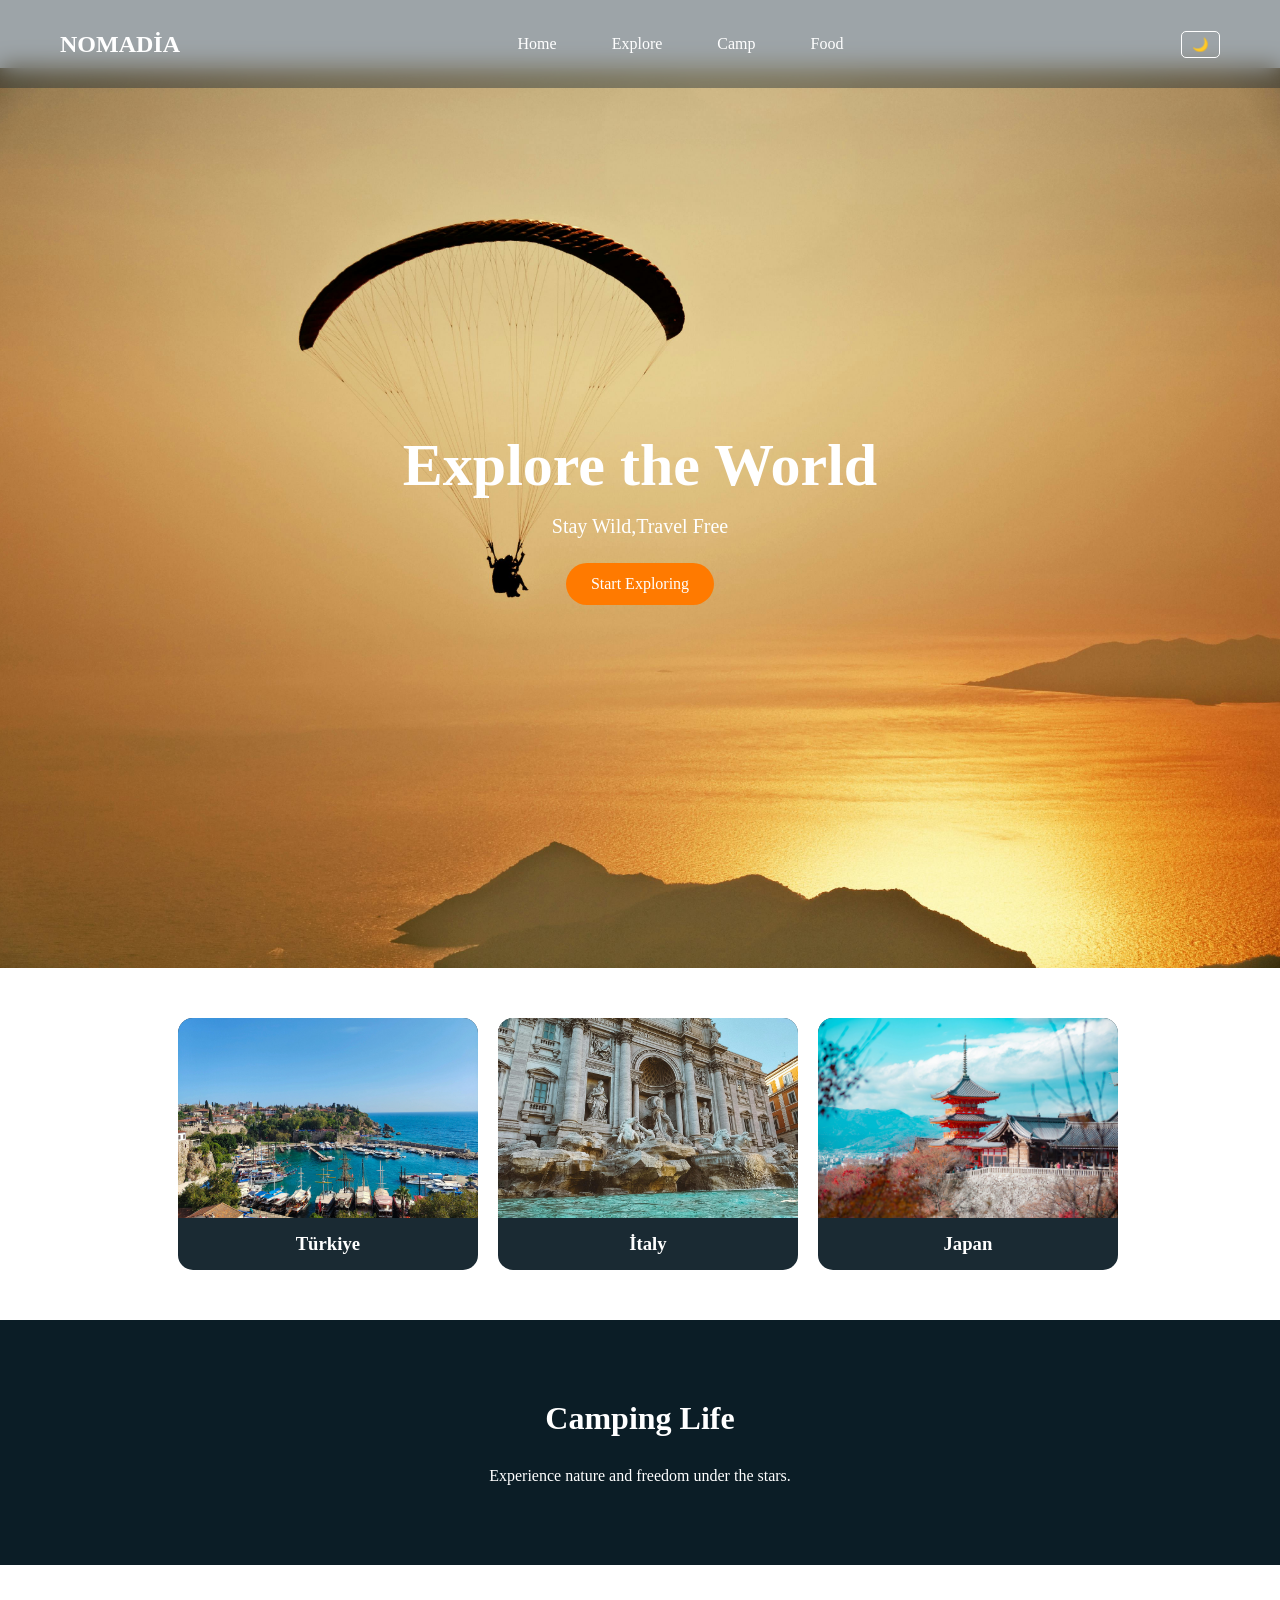
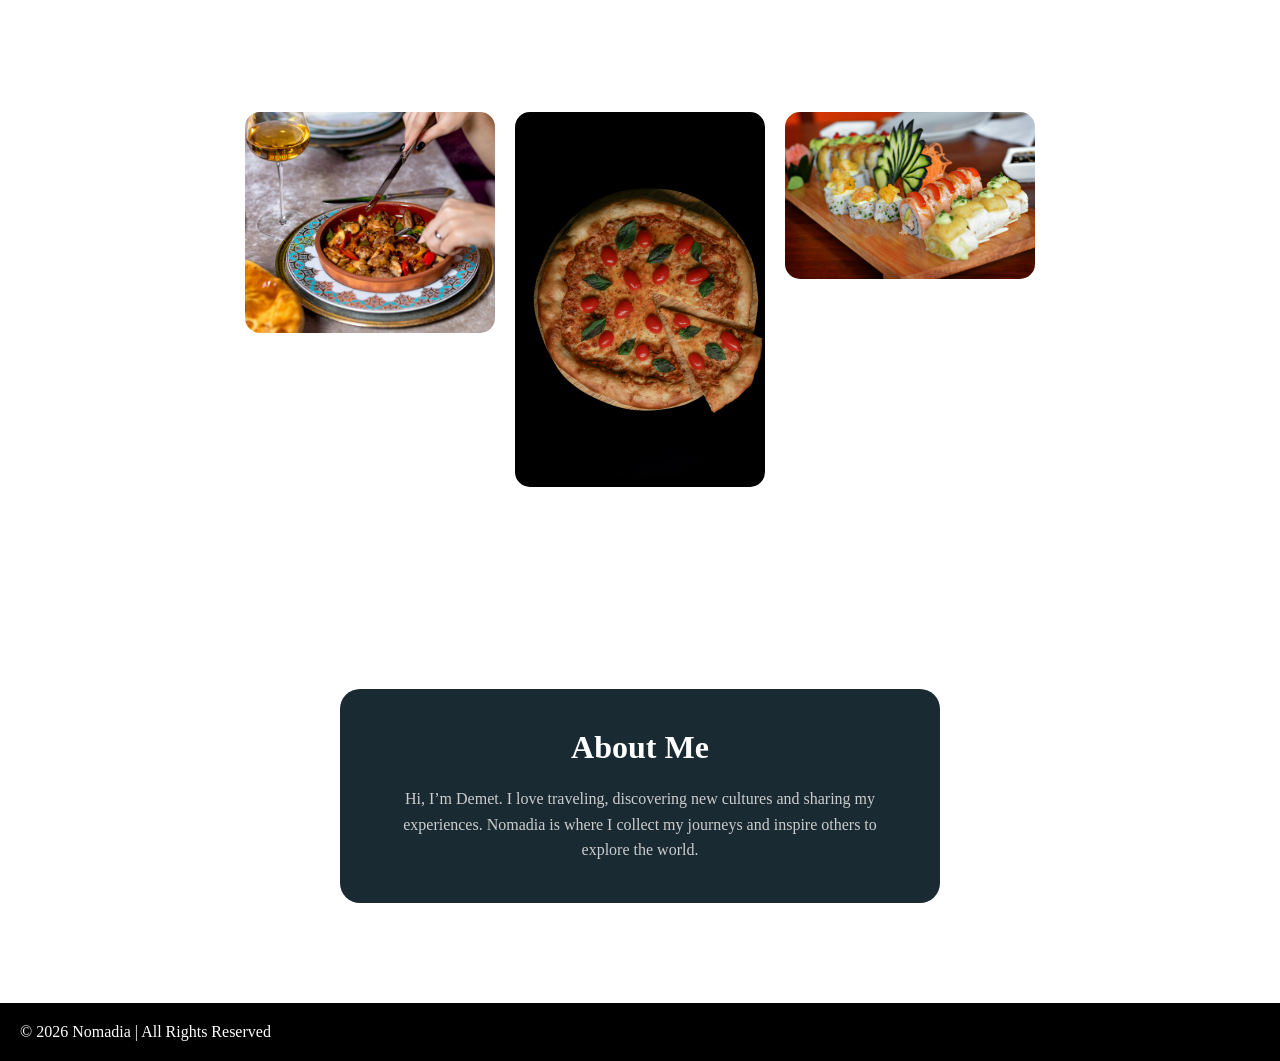
<file: index.html>
<!DOCTYPE html>
<html lang="en">

<head>
    <meta charset="UTF-8">
    <meta name="viewport" content="width=device-width, initial-scale=1.0">
    <title>Nomadia</title>
    <link rel="stylesheet" href="style.css">
    <link rel="icon" href="favicon.png" >

</head>

<body>

    <header>
        <nav class="navbar">
            <h1 class="Nomadia">NOMADİA</h1>
            <ul class="menu">
                <li><a href="#Home">Home</a></li>
                <li><a href="#explore">Explore</a></li>
                <li><a href="#camp">Camp</a></li>
                <li><a href="#food">Food</a></li>
            </ul>
            <div class="hamburger">☰</div>
            <button id="themeToggle">🌙</button>
        </nav>
    </header>

    <section id="hero" class="hero">
        <div class="hero-content">
            <h1>Explore the World</h1>
            <p>Stay Wild,Travel Free</p>
            <a href="#explore" class="btn">Start Exploring</a>
        </div>

    </section>

    <section id="explore" class="explore">
        <h2>Explore</h2>
        <div class="cards">

            <div class="card">
                <a href="turkey.html" class="card">

                    <img src="tur-kaleici.jpg">
                    <h3>Türkiye</h3>
                </a>
            </div>


            <div class="card">
                <a href="italy.html" class="card">
                    <img src="ita-1.jpg">
                    <h3>İtaly</h3>
                </a>
            </div>


            <div class="card">
                <a href="Japan.html" class="card">
                    <img src="jap-2.jpg">
                    <h3>Japan</h3>
                </a>
            </div>

        </div>

    </section>

    <section id="camp" class="camp">
        <h2>Camping Life</h2>
        <p>Experience nature and freedom under the stars.</p>
    </section>

    <!-- FOOD -->
    <section id="food" class="food">
        <h2>Food Experiences</h2>

        <div class="food-grid">
            <div class="food-card">
                <img src="kebap.jpg">
                <h3>turkhıs Kebab</h3>
            </div>

            <div class="food-card">
                <img src="pizza1.jpg">
                <h3>Italy - Pizza</h3>
            </div>

            <div class="food-card">
                <img src="sushı.jpg">
                <h3>japan - Sushı</h3>
            </div>
        </div>
    </section>
    <!-- ABOUT -->
    <section id="about" class="about">
        <div class="about-box">
            <h2>About Me</h2>
            <p>
                Hi, I’m Demet. I love traveling, discovering new cultures and sharing my experiences.
                Nomadia is where I collect my journeys and inspire others to explore the world.
            </p>
        </div>

    </section>

    <!-- FOOTER -->
    <footer class="footer">
        <p>© 2026 Nomadia | All Rights Reserved</p>
    </footer>
    <script>
const hamburger = document.querySelector(".hamburger");
const menu = document.querySelector(".menu");

hamburger.addEventListener("click", () => {
    menu.classList.toggle("active");
});
</script>


<script>
const btn = document.getElementById("themeToggle");
const body = document.body;

btn.addEventListener("click", () => {
    body.classList.toggle("dark");

    if (body.classList.contains("dark")) {
        btn.textContent = "☀️";
    } else {
        btn.textContent = "🌙";
    }
});
</script>




</body>

</html>
</file>
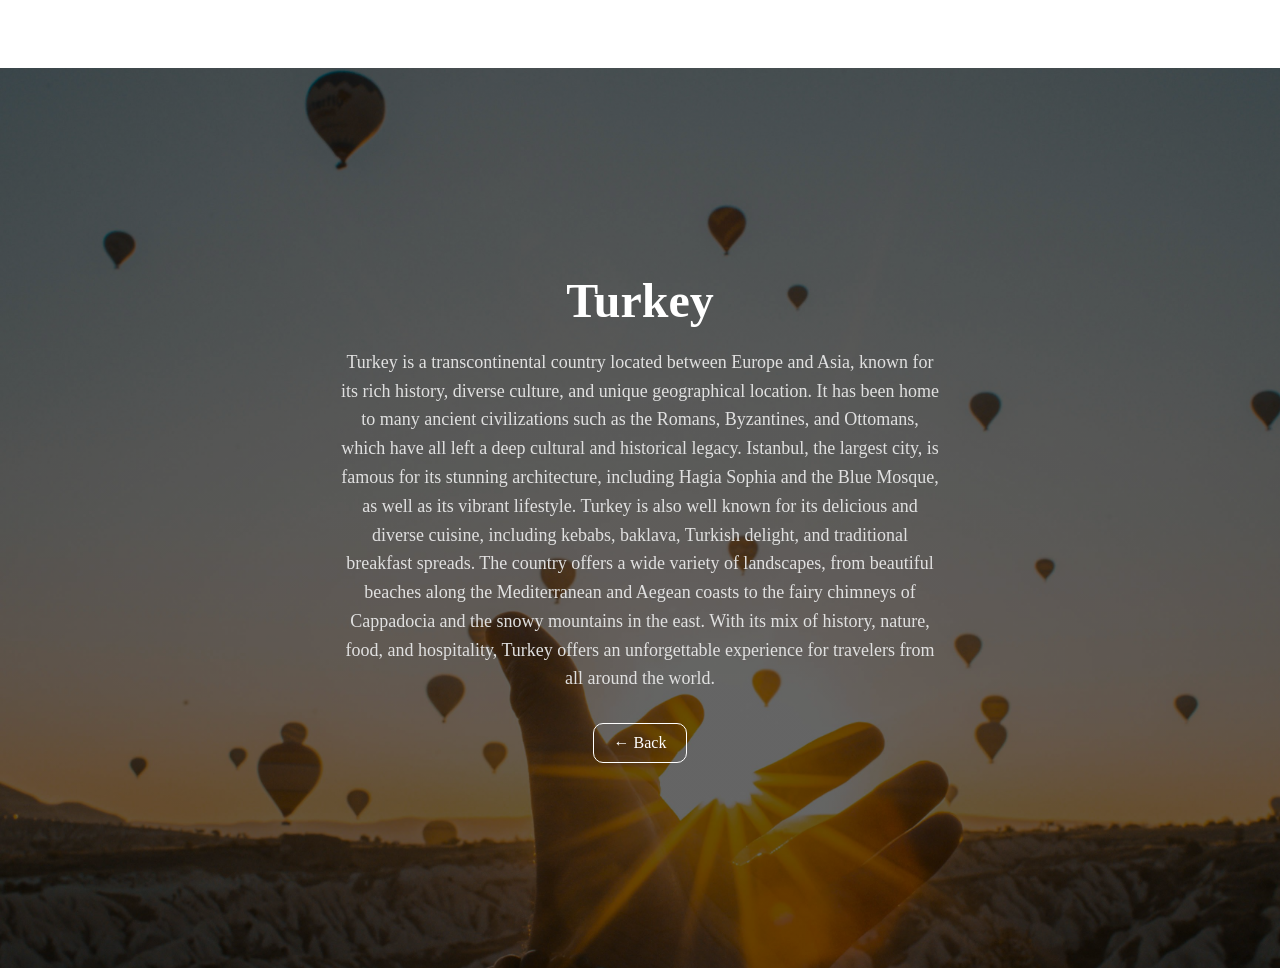
<file: turkey.html>
<!DOCTYPE html>
<html lang="en">

<head>
    <meta charset="UTF-8">
    <meta name="viewport" content="width=device-width, initial-scale=1.0">
    <link rel="stylesheet" href="style.css">
    <title>Turkey</title>
</head>

<body>
    <section class="country-page">

        <h1>Turkey </h1>


        <p>
            Turkey is a transcontinental country located between Europe and Asia, known for its rich history, diverse
            culture, and unique geographical location. It has been home to many ancient civilizations such as the
            Romans, Byzantines, and Ottomans, which have all left a deep cultural and historical legacy. Istanbul, the
            largest city, is famous for its stunning architecture, including Hagia Sophia and the Blue Mosque, as well
            as its vibrant lifestyle.

            Turkey is also well known for its delicious and diverse cuisine, including kebabs, baklava, Turkish delight,
            and traditional breakfast spreads. The country offers a wide variety of landscapes, from beautiful beaches
            along the Mediterranean and Aegean coasts to the fairy chimneys of Cappadocia and the snowy mountains in the
            east.

            With its mix of history, nature, food, and hospitality, Turkey offers an unforgettable experience for
            travelers from all around the world.
        </p>


        <a href="index.html" class="back-btn">← Back</a>

    </section>

</body>

</html>
</file>
<file: style.css>
* {
    margin: 0;
    padding: 0;
    box-sizing: border-box;
}


body {
    margin: 0;
    padding-top: 68px;
    color: white;
}
body {
    transition: 0.3s ease;
}

/* DARK MODE */
body.dark {
    background-color: #0b1d26;
    color: white;
}

/* LIGHT MODE */
body.light {
    background-color: white;
    color: black;
}

body.dark .card {
    background-color: #1a1a1a;
    color: white;
}
body.dark .card img {
    filter: brightness(0.7);
}
body.dark .card:hover {
    transform: scale(1.05);
    transition: 0.3s;
}

body.dark .card {
    box-shadow: 0 0 15px rgba(255,255,255,0.1);
}

body.light .hero {
    background-image: url("background-img.jpg");
}
body.dark .hero {
    background-image: url("camp.jpg");
}

.navbar {
    display: flex;
    justify-content: space-between;
    align-items: center;
    padding: 25px 60px;

    position: fixed;
    top: 0;
    width: 100%;


    background: rgba(11, 29, 38, 0.4);
    backdrop-filter: blur(12px);
    transition: 0.3s;
    z-index: 1000;
}


.menu {
    display: flex;
    gap: 25px;
    list-style: none;
}

.menu a {
    color: white;
    text-decoration: none;
    cursor: pointer;
    display: inline-block;
    padding: 10px 15px;

}

.hero {
    height: 100vh;
    background: url(background-img.jpg) center/cover no-repeat;

    display: flex;
    justify-content: center;
    align-items: center;
    text-align: center;

    position: relative;
    
    min-height: 100vh;
    background-size: cover;
    background-position: center;
    position: relative;


}

.hero-content {
    position: relative;
    color: white;
    z-index: 1;
}

.hero-content h1 {
    font-size: 60px;
    margin-bottom: 15px;
}

.hero-content p {
    font-size: 20px;
    margin-bottom: 25px;
}

.btn {
    display: inline-block;
    padding: 12px 25px;
    background: #FF7A00;
    color: white;
    text-decoration: none;
    border-radius: 30px;
    transition: 0.3s;
}

.btn:hover {
    background: #ff5500;
}

section {
    padding: 80px 10%;
    text-align: center;
}

h2 {
    font-size: 32px;
    margin-bottom: 30px;
}

section {
    padding: 80px 10%;
    text-align: center;
}

h2 {
    font-size: 32px;
    margin-bottom: 30px;
}

/* EXPLORE */
.cards {
    display: flex;
    gap: 20px;
    justify-content: center;
}

.card {
    width: 300px;
    border-radius: 15px;
    overflow: hidden;
    background: #1a2a33;
    color: white;
    text-decoration: none;
}

.card:hover {
    transform: scale(1.05);
    transition: 0.3s;
}

.card img {
    width: 100%;
    height: 200px;
    object-fit: cover;
}

.card h3 {
    padding: 15px;
}

.country-page {
    min-height: 100vh;
    display: flex;
    flex-direction: column;
    justify-content: center;
    align-items: center;

    text-align: center;
    padding: 50px;

    background: linear-gradient(rgba(0, 0, 0, 0.6), rgba(0, 0, 0, 0.6)),
        url("tur-kapodokya2.jpg") center/cover no-repeat;

    color: white;
}

.country-page h1 {
    font-size: 48px;
    margin-bottom: 20px;
}

.country-page p {
    max-width: 600px;
    font-size: 18px;
    line-height: 1.6;
    color: #e0e0e0;
}

/* BACK BUTON */
.back-btn {
    margin-top: 30px;
    padding: 10px 20px;

    border: 1px solid white;
    border-radius: 10px;

    color: white;
    text-decoration: none;

    transition: 0.3s;
}

.back-btn:hover {
    background: white;
    color: black;
}



.italy {
    min-height: 100vh;
    display: flex;
    flex-direction: column;
    justify-content: center;
    align-items: center;

    text-align: center;
    padding: 50px;

    background: linear-gradient(rgba(0, 0, 0, 0.6), rgba(0, 0, 0, 0.6)),
        url("assest/ita-2.jpg") center/cover no-repeat;

    color: white;
}

.italy h1 {
    font-size: 48px;
    margin-bottom: 20px;
}

.italy p {
    max-width: 650px;
    font-size: 18px;
    line-height: 1.6;
    color: #e0e0e0;
}

/* BACK BUTON  */
.back-btn {
    margin-top: 30px;
    padding: 10px 20px;

    border: 1px solid white;
    border-radius: 10px;

    color: white;
    text-decoration: none;

    transition: 0.3s;
}

.back-btn:hover {
    background: white;
    color: black;
}


.japan {
    min-height: 100vh;
    display: flex;
    flex-direction: column;
    justify-content: center;
    align-items: center;

    text-align: center;
    padding: 50px;

    background: linear-gradient(rgba(0, 0, 0, 0.6), rgba(0, 0, 0, 0.6)),
        url("assest/jap-1.jpg") center/cover no-repeat;

    color: white;
}

.japan h1 {
    font-size: 48px;
    margin-bottom: 20px;
}

.japan p {
    max-width: 650px;
    font-size: 18px;
    line-height: 1.6;
    color: #e0e0e0;
}

/* BACK BUTON  */
.back-btn {
    margin-top: 30px;
    padding: 10px 20px;

    border: 1px solid white;
    border-radius: 10px;

    color: white;
    text-decoration: none;

    transition: 0.3s;
}

.back-btn:hover {
    background: white;
    color: black;
}

#explore {
    display: grid;
    grid-template-columns: repeat(3, 1fr);
    gap: 20px;
    padding: 50px;
}

@media (max-width: 768px) {
    #explore {
        grid-template-columns: 1fr;
    }
}

@media (max-width: 768px) {
    .menu {
        flex-direction: column;
        align-items: center;
    }
}

@media (max-width: 768px) {
    .hero h1 {
        font-size: 28px;
    }
}

@media (max-width: 768px) {

    #explore {
        grid-template-columns: 1fr;
    }

    .menu {
        flex-direction: column;
    }

    .card {
        width: 100%;
    }

}

/* CAMP */
.camp {
    background: #0b1d26;
    color: white;
}

/* FOOD */
.food-grid {
    display: flex;
    gap: 20px;
    justify-content: center;
}

.food-card {
    width: 250px;
}

.food-card :hover {

    transform: scale(1.05);
    transition: 0.3s;

}

.food-card img {
    width: 100%;
    border-radius: 15px;
}

img {
    width: 100%;
    height: auto;
    display: block;
}

/* ABOUT */
.about {
    display: flex;
    justify-content: center;
    align-items: center;
    padding: 100px 10%;
}

.about-box {
    max-width: 600px;
    background: #1a2a33;
    padding: 40px;
    border-radius: 20px;
    color: white;
    text-align: center;
}

.about-box h2 {
    margin-bottom: 20px;
    font-size: 32px;
}

.about-box p {
    line-height: 1.6;
    color: #ccc;
}


/* FOOTER */
.footer {
    background: black;
    color: white;
    padding: 20px;
}

.hamburger {
    display: none;
    font-size: 30px;
    color: white;
    cursor: pointer;
}

/* MOBİL */
@media (max-width: 768px) {
    .hamburger {
        display: block;
    }

    .menu {
        display: none;
        flex-direction: column;
    }

    .menu.active {
        display: flex;
    }
}


#themeToggle {
    background: none;
    border: 1px solid white;
    color: white;
    padding: 5px 10px;
    cursor: pointer;
    border-radius: 5px;
}
</file>
